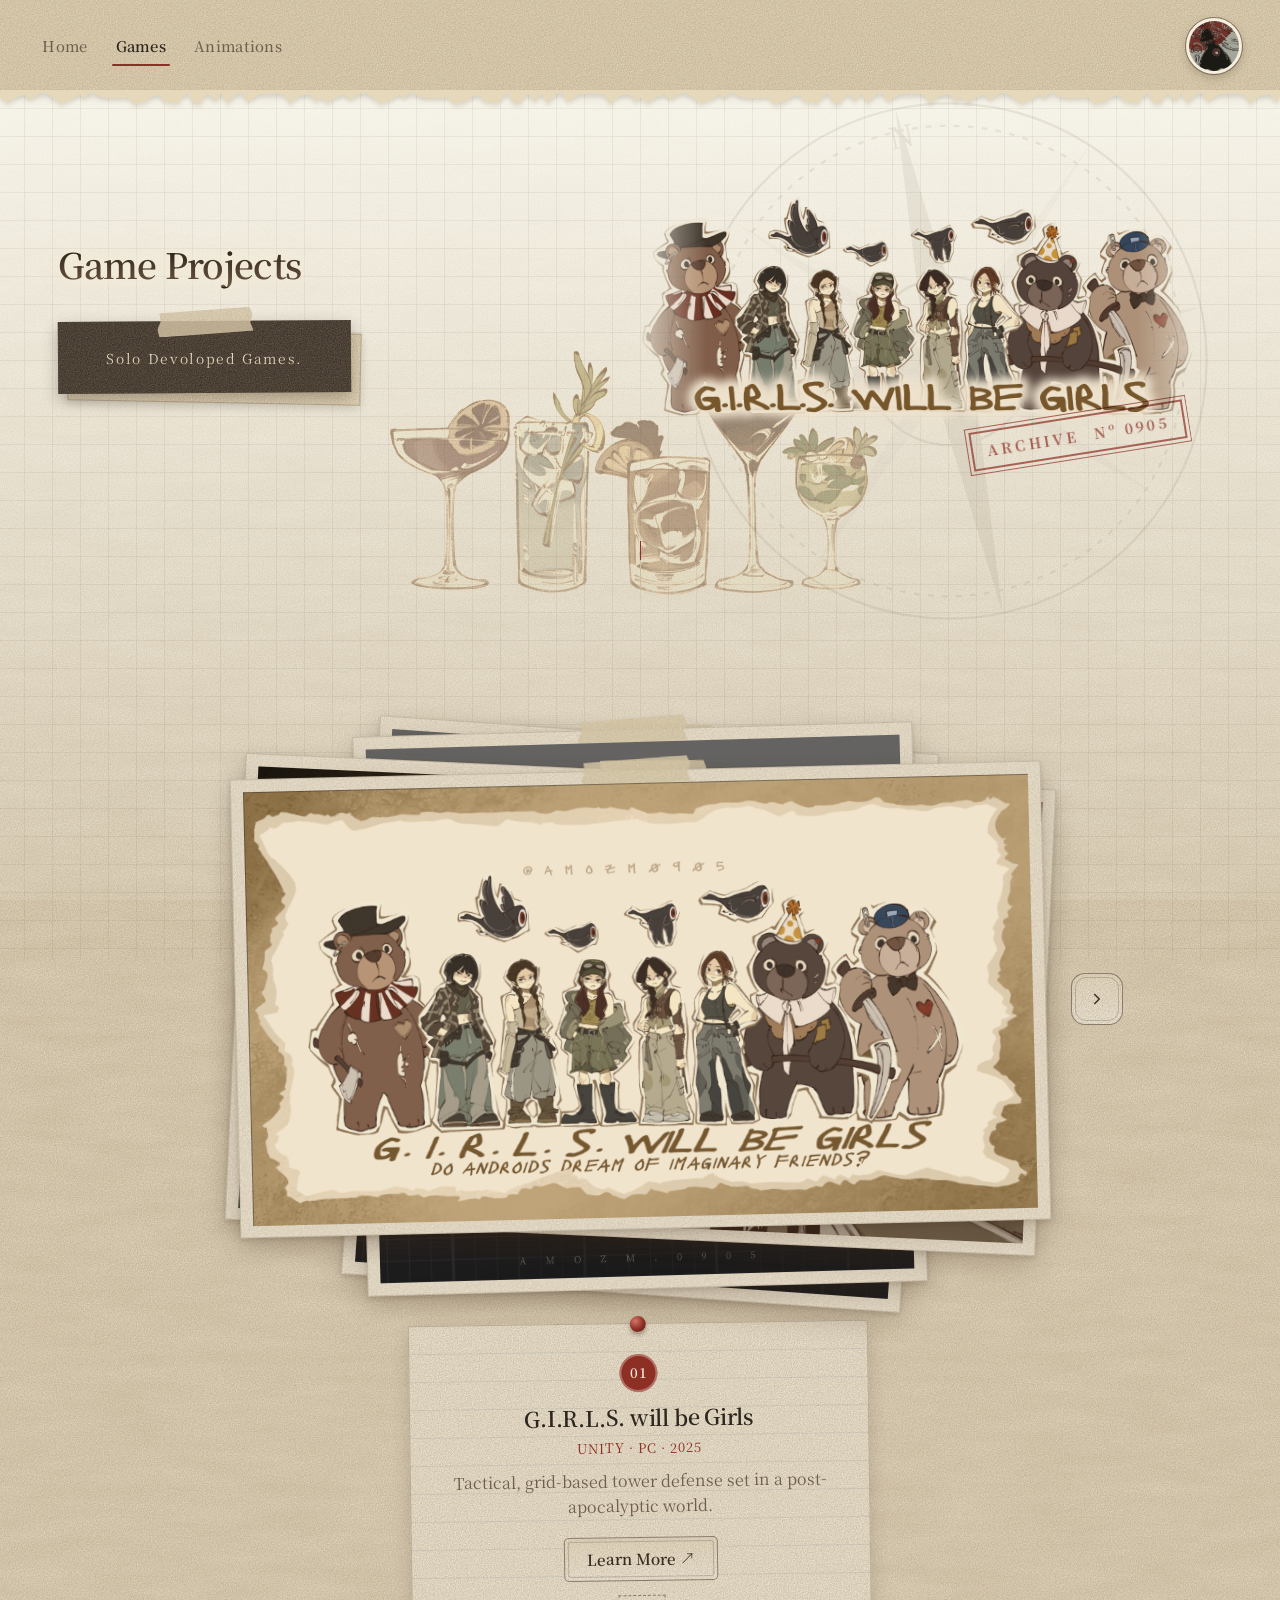
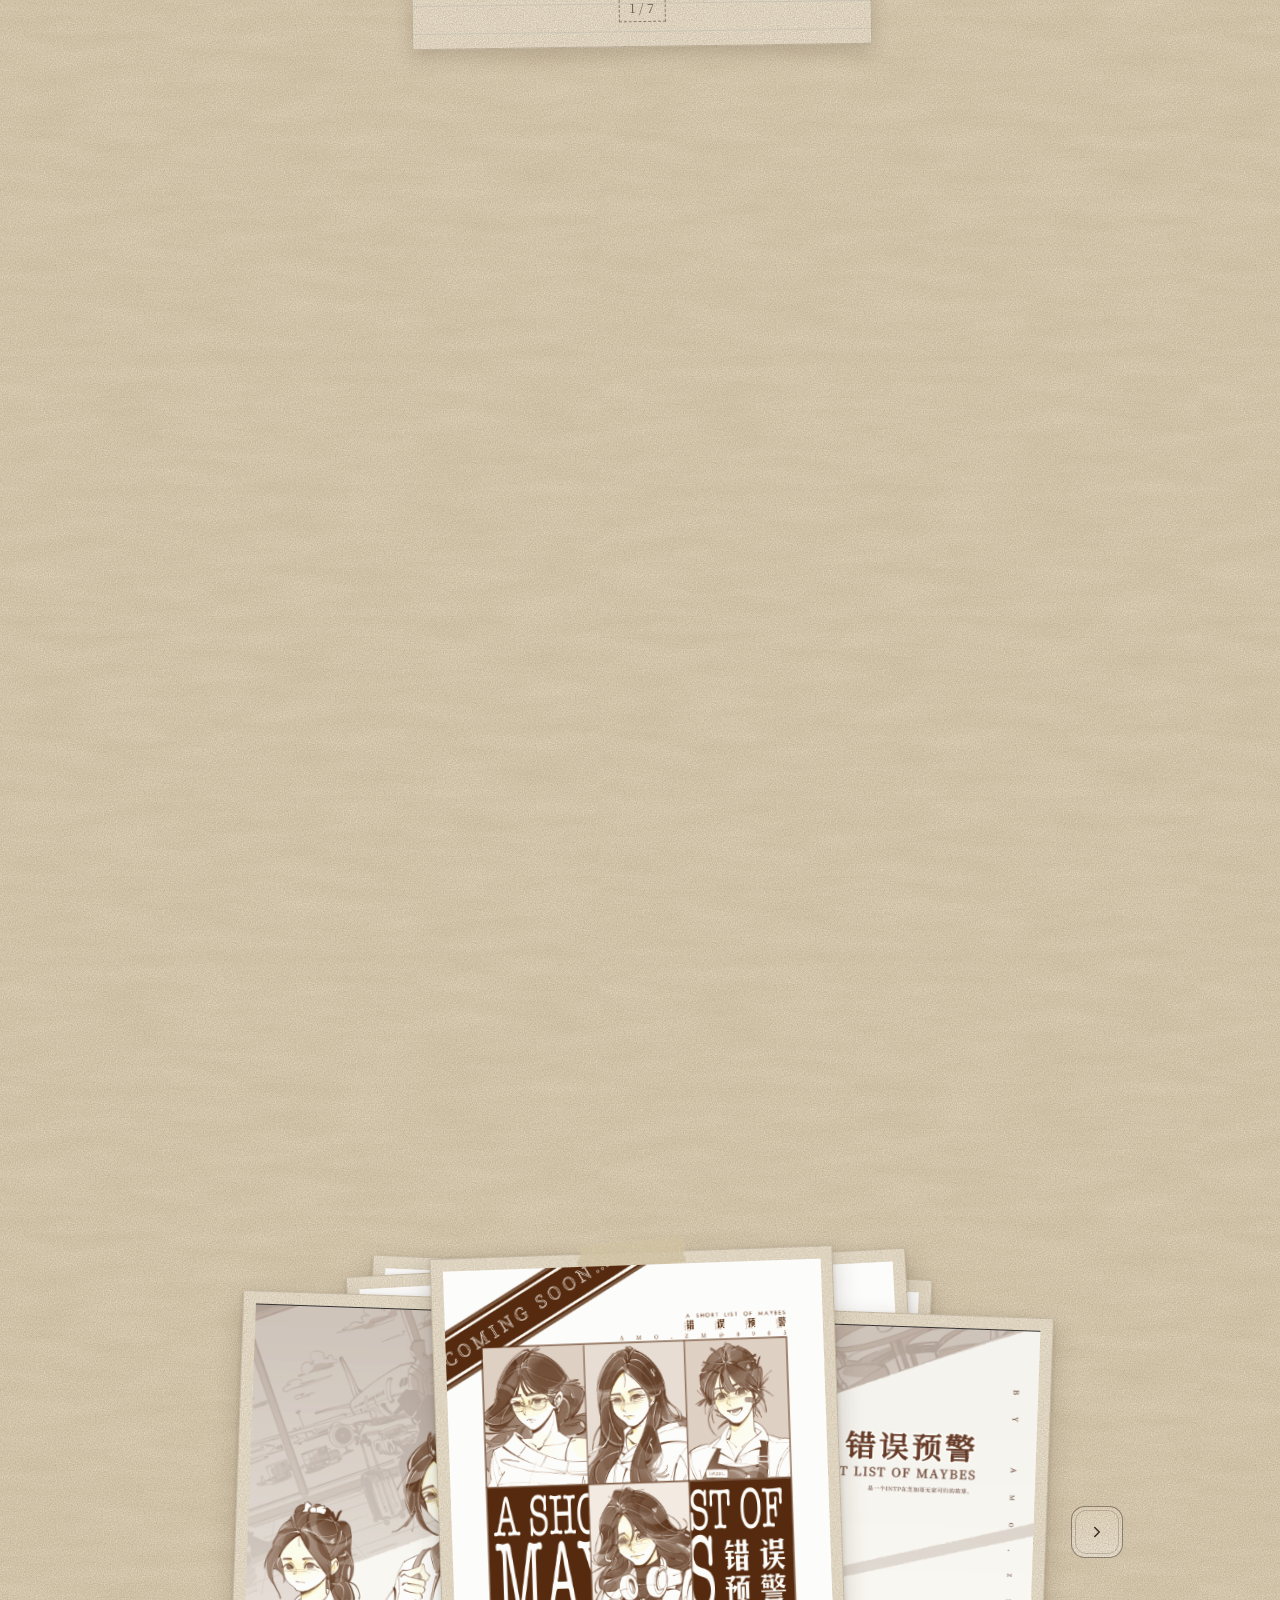
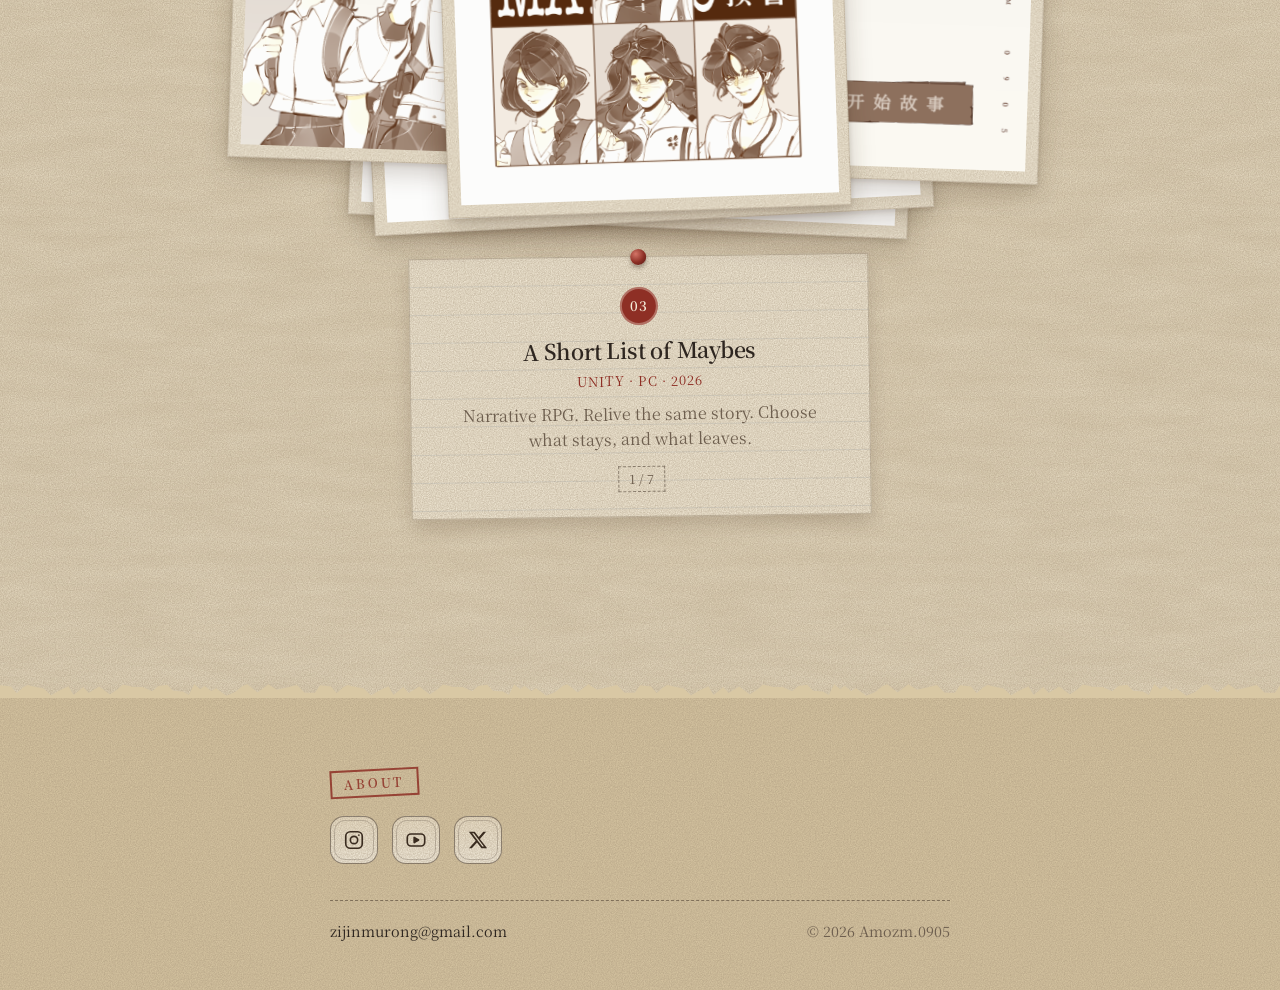
<file: games.html>
<!doctype html>
<html lang="en">
<head>
  <meta charset="utf-8">
  <meta name="viewport" content="width=device-width, initial-scale=1">
  <title>Game Projects</title>
  <link rel="preconnect" href="https://fonts.googleapis.com">
  <link rel="preconnect" href="https://fonts.gstatic.com" crossorigin>
  <link href="https://fonts.googleapis.com/css2?family=Noto+Serif+SC:wght@400;500;600;700&display=swap" rel="stylesheet">
  <link rel="stylesheet" href="style.css">
</head>
<body>

  <!-- ========== TOP BAR — page buttons + profile picture (images/profile.png) ========== -->
  <nav class="top-bar" aria-label="Main">
    <div class="nav-links">
      <a class="nav-btn" href="index.html">Home</a>
      <a class="nav-btn is-active" href="games.html" aria-current="page">Games</a>
      <a class="nav-btn" href="animations.html">Animations</a>
    </div>
    <a class="avatar" href="index.html" aria-label="Home"><img src="images/profile.png" alt="Profile picture"></a>
  </nav>

  <!-- ========== HEADER ========== -->
  <header class="site-header page-header hero">
    <div class="hero-grid">
    <div class="header-inner">
      <h1 class="name">Game Projects</h1>
      <div class="tagline"><span class="tape" aria-hidden="true"></span><p>Solo Devoloped Games.</p></div>
    </div>

    <!-- Right-side picture: replace images/games-hero.png with your own PNG (edges fade into the background) -->
    <div class="hero-art">
      <img src="images/games-hero.png" alt="Featured game artwork">
    </div>
    </div>
    <div class="scroll-hint" aria-hidden="true"><span></span></div>
  </header>

  <!-- ========== GAME STACKS — edit the list in games-data.js ========== -->
  <main id="stacks" class="stacks" aria-label="Game projects"></main>

  <!-- ========== FOOTER — edit your extra info here ========== -->
  <footer class="site-footer">
    <div class="footer-inner">
      <h2>About</h2>
      <div class="social">
        <a class="social-btn" href="https://www.instagram.com/amo.zm" target="_blank" rel="noopener" aria-label="Instagram">
          <svg viewBox="0 0 24 24" fill="none" stroke="currentColor" stroke-width="1.8" stroke-linecap="round" stroke-linejoin="round" aria-hidden="true">
            <rect x="3" y="3" width="18" height="18" rx="5"/><circle cx="12" cy="12" r="4"/><circle cx="17.3" cy="6.7" r="0.9" fill="currentColor" stroke="none"/>
          </svg>
        </a>
        <a class="social-btn" href="https://www.youtube.com/@amozm.0905" target="_blank" rel="noopener" aria-label="YouTube">
          <svg viewBox="0 0 24 24" fill="none" stroke="currentColor" stroke-width="1.8" stroke-linejoin="round" aria-hidden="true">
            <rect x="2.5" y="5.5" width="19" height="13" rx="4"/><path d="M10 9.2v5.6l4.8-2.8z" fill="currentColor"/>
          </svg>
        </a>
        <a class="social-btn" href="https://x.com/amozm0905" target="_blank" rel="noopener" aria-label="X">
          <svg viewBox="0 0 24 24" fill="currentColor" aria-hidden="true">
            <path d="M17.8 3h3.1l-6.8 7.8L22 21h-6.2l-4.9-6.4L5.3 21H2.2l7.3-8.3L2 3h6.4l4.4 5.8L17.8 3zm-1.1 16.2h1.7L7.4 4.7H5.6l11.1 14.5z"/>
          </svg>
        </a>
      </div>
      <div class="footer-meta">
        <a href="mailto:zijinmurong@gmail.com">zijinmurong@gmail.com</a>
        <span>© <span id="year"></span> Amozm.0905</span>
      </div>
    </div>
  </footer>

  <script src="games-data.js"></script>
  <script src="script.js"></script>
</body>
</html>
</file>
<file: style.css>
:root {
  --stack-scale: 0.8;   /* size of the project stacks: 1 = original, 0.8 = 80% */
  --bg: #ffffff;
  --surface: #ffffff;
  --text: #2f352f;
  --muted: #6d766f;
  --line: #e4e7e3;
  --green: #5d7d64;
  --green-soft: #a8bea7;
  --green-pale: #ffffff;
  --card: #ffffff;
  --shadow: 0 10px 28px rgba(40, 50, 42, 0.12), 0 2px 6px rgba(40, 50, 42, 0.07);
}

* { box-sizing: border-box; }

html { scroll-behavior: smooth; }

body {
  margin: 0;
  background: var(--bg);
  color: var(--text);
  /* Source Han Serif (installed locally) or its Google Fonts twin, Noto Serif SC */
  font-family: "Source Han Serif", "Source Han Serif SC", "Noto Serif SC", "Noto Serif CJK SC", serif;
  line-height: 1.6;
  -webkit-font-smoothing: antialiased;
}

a { color: var(--green); text-decoration: none; }
a:hover { text-decoration: underline; text-underline-offset: 3px; }

/* ---------- Top bar ---------- */
.top-bar {
  position: sticky;
  top: 0;
  z-index: 50;
  display: flex;
  align-items: center;
  justify-content: space-between;
  gap: 12px;
  padding: 18px clamp(16px, 3vw, 40px);
}
.nav-links { display: flex; gap: 6px; flex-wrap: wrap; }
.nav-btn {
  padding: 8px 16px;
  border-radius: 999px;
  border: 1px solid transparent;
  color: var(--muted);
  font-size: 0.92rem;
  font-weight: 500;
  transition: background-color 0.2s ease, color 0.2s ease, border-color 0.2s ease;
}
.nav-btn:hover { background: var(--green-pale); color: var(--green); text-decoration: none; }
.nav-btn.is-active { background: var(--surface); border-color: var(--line); color: var(--text); }
.nav-btn:focus-visible, .avatar:focus-visible, .cta-btn:focus-visible, .learn-more:focus-visible { outline: 2px solid var(--green); outline-offset: 2px; }

.avatar {
  flex: none;
  width: 56px;
  height: 56px;
  border-radius: 50%;
  overflow: hidden;
  border: 3px solid var(--card);
  box-shadow: 0 4px 14px rgba(38, 52, 41, 0.15);
  background: var(--green-pale);
}
.avatar img { width: 100%; height: 100%; object-fit: cover; display: block; }

/* ---------- Header ---------- */
.site-header {
  min-height: 78vh;
  display: flex;
  flex-direction: column;
  justify-content: center;
  align-items: center;
  padding: 56px 20px 40px;
  text-align: center;
  position: relative;
}

.header-inner { animation: rise 0.9s cubic-bezier(.2, .7, .2, 1) both; }

.name {
  margin: 0 0 10px;
  font-size: clamp(2.2rem, 6vw, 3.6rem);
  font-weight: 600;
  letter-spacing: -0.02em;
}

.email { display: table; margin: 18px auto 0; font-size: 1.05rem; font-weight: 500; }

.cta-btn {
  display: inline-flex;
  align-items: center;
  gap: 8px;
  margin-top: 8px;
  padding: 11px 24px;
  border-radius: 999px;
  background: var(--green);
  color: #fff;
  font-weight: 500;
  box-shadow: 0 4px 14px rgba(93, 125, 100, 0.25);
  transition: background-color 0.2s ease, transform 0.2s ease;
}
.cta-btn:hover { background: #4f6d56; transform: translateY(-2px); text-decoration: none; }

.page-header { min-height: 58vh; }

.tagline {
  margin: 22px auto 0;
  max-width: 62ch;
  color: var(--muted);
  font-size: 1.05rem;
}
.tagline p { margin: 0 0 14px; }
.tagline p:last-child { margin-bottom: 0; }
.tagline .motto {
  color: var(--green);
  font-weight: 500;
  letter-spacing: 0.02em;
  line-height: 1.7;
}

.scroll-hint {
  position: relative;
  margin-top: 56px;
  width: 1px;
  height: 48px;
  background: var(--line);
  overflow: hidden;
}
.scroll-hint span {
  display: block;
  width: 100%;
  height: 40%;
  background: var(--green);
  animation: drip 1.8s ease-in-out infinite;
}

/* ---------- Stacks ---------- */
.stacks { padding-bottom: 60px; overflow-x: clip; }   /* cards flying out never widen the page */

.stack-section {
  padding: 10vh clamp(16px, 3vw, 56px);
  display: flex;
  flex-direction: column;
  align-items: center;
}

.stack-stage {
  width: 100%;
  display: grid;
  /* Middle column fills the screen width, but never gets taller than the window
     so the whole image stays visible. Change it to 1fr to always use the full width. */
  grid-template-columns: 52px minmax(0, calc((100vh - 140px) * 4 / 3 * var(--stack-scale))) 52px;
  justify-content: center;
  align-items: center;
  gap: clamp(12px, 2vw, 32px);
}

.stack {
  position: relative;
  width: 100%;
  height: 60vh;                      /* replaced by script.js with the tallest picture's height */
  margin: 0 auto;
  touch-action: pan-y;
  outline: none;
}
.stack:focus-visible { outline: 2px solid var(--green-soft); outline-offset: 18px; border-radius: 6px; }

.card {
  position: absolute;                /* size + position set by script.js to match each image's shape */
  left: 0;
  top: 0;
  transition: transform 0.45s cubic-bezier(.2, .8, .2, 1), opacity 0.35s ease;
  will-change: transform;
}
.card.is-top { cursor: pointer; }

.card-inner {
  width: 100%;
  height: 100%;
  padding: clamp(8px, 0.9vw, 16px);
  background: var(--card);
  border: 1px solid rgba(40, 50, 42, 0.08);
  border-radius: 0;
  box-shadow: var(--shadow);
  opacity: 0;
  transform: translateY(90px);
  transition: opacity 0.7s ease, transform 0.9s cubic-bezier(.2, .7, .2, 1);
}

.card img {
  display: block;
  width: 100%;
  height: 100%;
  object-fit: contain;               /* never crop the PNG */
  border-radius: 0;
  user-select: none;
  -webkit-user-drag: none;
}

.stack-section.is-visible .card-inner { opacity: 1; transform: none; }

/* Arrow buttons */
.stack-btn {
  width: 52px;
  height: 52px;
  border-radius: 50%;
  border: 1px solid var(--line);
  background: var(--surface);
  color: var(--green);
  display: grid;
  place-items: center;
  cursor: pointer;
  opacity: 0;
  pointer-events: none;
  transition:
    opacity 0.4s ease var(--d, 0s),
    transform 0.4s ease var(--d, 0s),
    background-color 0.2s ease,
    border-color 0.2s ease;
}
.stack-btn svg { width: 18px; height: 18px; }
.stack-btn:hover { background: var(--green-pale); border-color: var(--green-soft); }
.stack-btn:focus-visible { outline: 2px solid var(--green); outline-offset: 2px; }

.stack-btn.prev { transform: translateX(8px); }
.stack-btn.next { transform: translateX(-8px); }

.stack-section.is-visible .stack-btn.next {
  --d: 0.8s;
  opacity: 1;
  transform: none;
  pointer-events: auto;
}
.stack-section.is-visible .stack-btn.prev:not(.is-hidden) {
  opacity: 1;
  transform: none;
  pointer-events: auto;
}

/* Caption */
.stack-caption {
  margin-top: 44px;
  max-width: 460px;
  text-align: center;
  opacity: 0;
  transform: translateY(20px);
  transition: opacity 0.7s ease 0.4s, transform 0.7s ease 0.4s;
}
.stack-section.is-visible .stack-caption { opacity: 1; transform: none; }

.stack-index {
  font-size: 0.8rem;
  font-weight: 600;
  letter-spacing: 0.12em;
  color: var(--green);
}
.stack-caption h2 {
  margin: 4px 0 2px;
  font-size: 1.35rem;
  font-weight: 600;
  letter-spacing: -0.01em;
}
.stack-meta { margin: 0; font-size: 0.9rem; color: var(--green); }
.stack-desc { margin: 10px 0 0; color: var(--muted); }
.learn-more {
  display: table;
  margin: 18px auto 0;
  padding: 9px 22px;
  border-radius: 999px;
  border: 1px solid var(--green-soft);
  background: var(--surface);
  color: var(--green);
  font-weight: 500;
  font-size: 0.95rem;
  transition: background-color 0.2s ease, color 0.2s ease, border-color 0.2s ease;
}
.learn-more:hover { background: var(--green); border-color: var(--green); color: #fff; text-decoration: none; }
.stack-counter {
  display: inline-block;
  margin-top: 14px;
  padding: 2px 10px;
  border-radius: 999px;
  background: var(--green-pale);
  color: var(--green);
  font-size: 0.8rem;
  font-variant-numeric: tabular-nums;
}

/* ---------- Footer ---------- */
.site-footer {
  background: var(--green-pale);
  border-top: 4px double var(--ink);
  padding: 72px 20px 48px;
}
.footer-inner { max-width: 620px; margin: 0 auto; }
.site-footer h2 {
  margin: 0 0 18px;
  font-size: 0.8rem;
  font-weight: 600;
  letter-spacing: 0.14em;
  text-transform: uppercase;
  color: var(--green);
}
.site-footer p { margin: 0 0 8px; }
.social { display: flex; gap: 14px; }
.social-btn {
  width: 48px;
  height: 48px;
  border-radius: 50%;
  display: grid;
  place-items: center;
  background: var(--surface);
  border: 1px solid var(--line);
  color: var(--green);
  transition: background-color 0.2s ease, border-color 0.2s ease, transform 0.2s ease;
}
.social-btn svg { width: 22px; height: 22px; }
.social-btn:hover { background: var(--card); border-color: var(--green-soft); transform: translateY(-2px); text-decoration: none; }
.social-btn:focus-visible { outline: 2px solid var(--green); outline-offset: 2px; }
.footer-meta {
  margin-top: 36px;
  padding-top: 18px;
  border-top: 1px solid rgba(93, 125, 100, 0.2);
  display: flex;
  flex-wrap: wrap;
  justify-content: space-between;
  gap: 8px;
  font-size: 0.9rem;
  color: var(--muted);
}

/* ---------- Animations ---------- */
@keyframes rise {
  from { opacity: 0; transform: translateY(24px); }
  to   { opacity: 1; transform: none; }
}
@keyframes drip {
  0%   { transform: translateY(-100%); }
  100% { transform: translateY(250%); }
}

/* =====================================================================
   STYLIZED THEME — light sketchbook paper, ink-line buttons, gradient text.
   Change the look here.
   ===================================================================== */
:root {
  --bar-top: #ffffff;          /* top bar */
  --bar-bottom: #ffffff;
  --ink: rgba(63, 86, 70, 0.42);       /* outer line of every button (subtle) */
  --ink-strong: rgba(63, 86, 70, 0.8); /* outer line of the current page's button */
  --ink-soft: rgba(63, 86, 70, 0.18);  /* thin inner line */
  --btn-text: #3f5646;
  --btn-top: #ffffff;          /* button background */
  --btn-bottom: #ffffff;
  --grid-line: rgba(63, 86, 70, 0.07); /* faint grid; set to transparent to remove */
  --grid-size: 28px;
}

/* Background image — fixed, faded, sits behind the grid.
   Swap images/background.png for your own (or change the file name below). */
:root {
  --bg-image: url("images/background.png");
  --bg-image-opacity: 1;       /* overall strength multiplier (0–1) */
  --bg-fade-top: 0.8;          /* image visibility at the top of the screen */
  --bg-fade-bottom: 0.1;       /* image visibility at the bottom of the screen */
}
body::after {
  content: "";
  position: fixed;
  inset: var(--bar-h, 96px) 0 0 0;   /* starts right below the top bar (height measured in script.js) */
  z-index: -2;
  pointer-events: none;
  background: var(--bg-image) center / cover no-repeat;
  opacity: var(--bg-image-opacity);
  -webkit-mask-image: linear-gradient(to bottom, rgba(0, 0, 0, var(--bg-fade-top)), rgba(0, 0, 0, var(--bg-fade-bottom)));
  mask-image: linear-gradient(to bottom, rgba(0, 0, 0, var(--bg-fade-top)), rgba(0, 0, 0, var(--bg-fade-bottom)));
}

/* Background grid — a fixed layer behind the page that script.js nudges with the cursor */
body::before {
  content: "";
  position: fixed;
  inset: -60px;
  z-index: -1;
  pointer-events: none;
  background-image:
    linear-gradient(var(--grid-line) 1px, transparent 1px),
    linear-gradient(90deg, var(--grid-line) 1px, transparent 1px);
  background-size: var(--grid-size) var(--grid-size);
  transform: translate3d(var(--grid-x, 0px), var(--grid-y, 0px), 0);
  will-change: transform;
}
.site-footer { background: #ffffff; position: relative; }   /* solid white, like the top bar, so text stays readable */

/* Top bar */
.top-bar {
  background: linear-gradient(180deg, var(--bar-top), var(--bar-bottom));
  border-bottom: 4px double var(--ink);
  box-shadow: 0 2px 12px rgba(40, 50, 42, 0.05);
}
.nav-links { gap: 10px; }

/* Every button: paper background, sharp corners, bold outer line + thin inner line */
.nav-btn, .cta-btn, .learn-more, .stack-btn, .social-btn {
  position: relative;
  border-radius: 0;
  border: 1.5px solid var(--ink);
  background: linear-gradient(180deg, var(--btn-top), var(--btn-bottom));
  color: var(--btn-text);
  text-decoration: none;
  box-shadow: none;
  transition: transform 0.2s ease, box-shadow 0.2s ease,
              opacity 0.4s ease var(--d, 0s);
}
.nav-btn::after, .cta-btn::after, .learn-more::after, .stack-btn::after, .social-btn::after {
  content: "";
  position: absolute;
  inset: 3px;
  border: 1px solid var(--ink-soft);
  pointer-events: none;
}
/* Hover: lift with a hard pencil-like offset line instead of changing color */
/* Corner rounding: text buttons slightly, icon-only buttons more */
.nav-btn, .cta-btn, .learn-more { border-radius: 5px; }
.nav-btn::after, .cta-btn::after, .learn-more::after { border-radius: 3px; }
.stack-btn, .social-btn { border-radius: 14px; }
.stack-btn::after, .social-btn::after { border-radius: 11px; }
.stack-counter { border-radius: 4px !important; }

.nav-btn:hover, .cta-btn:hover, .learn-more:hover, .stack-btn:hover, .social-btn:hover {
  background: linear-gradient(180deg, var(--btn-top), var(--btn-bottom));
  color: var(--btn-text);
  border-color: var(--ink-strong);
  text-decoration: none;
  transform: translate(-2px, -2px);
  box-shadow: 3px 3px 0 var(--ink-soft);
}

/* Header buttons */
.nav-btn { padding: 8px 18px; letter-spacing: 0.02em; color: #5f6f62; }
.nav-btn.is-active {
  background: var(--bg);
  border-color: var(--ink-strong);
  color: var(--text);
  font-weight: 600;
}
.nav-btn.is-active::after { border-color: var(--ink); }

/* Header tabs: plain text, current page underlined */
.top-bar .nav-btn,
.top-bar .nav-btn:hover,
.top-bar .nav-btn.is-active {
  background: none;
  border: none;
  border-radius: 0;
  box-shadow: none;
  transform: none;
  padding: 8px 4px;
  margin: 0 10px;
  color: #6d766f;
  font-weight: 500;
}
.top-bar .nav-btn::after {
  inset: auto 0 0 0;
  height: 2px;
  border: none;
  border-radius: 1px;
  background: #3f5646;
  transform: scaleX(0);
  transition: transform 0.25s ease;
}
.top-bar .nav-btn:hover { color: #3f5646; }
.top-bar .nav-btn:hover::after { transform: scaleX(0.4); opacity: 0.35; }
.top-bar .nav-btn.is-active { color: #2f352f; font-weight: 600; }
.top-bar .nav-btn.is-active::after { transform: scaleX(1); opacity: 1; }
.top-bar .nav-links { gap: 0; }
.top-bar .nav-links .nav-btn:first-child { margin-left: 0; }

/* Main call-to-action: extra offset line so it reads as the key button */
.cta-btn {
  margin-top: 16px;
  padding: 13px 28px;
  font-weight: 600;
  box-shadow: 4px 4px 0 var(--ink-soft);
}
.cta-btn:hover { box-shadow: 6px 6px 0 var(--ink-soft); }

.learn-more { font-weight: 600; }

/* Avatar ring */
.avatar { border: 2px solid var(--card); box-shadow: 0 0 0 1.5px var(--ink), 0 3px 10px rgba(40, 50, 42, 0.12); }

/* Arrow buttons keep their fade-in timing */
.stack-btn { transition: opacity 0.4s ease var(--d, 0s), transform 0.2s ease, box-shadow 0.2s ease; }
.stack-section.is-visible .stack-btn.next:hover,
.stack-section.is-visible .stack-btn.prev:not(.is-hidden):hover { transform: translate(-2px, -2px); }
.stack-counter { border-radius: 0; border: 1px solid var(--ink-soft); background: var(--btn-bottom); }

/* Gradient header text — each line slightly lighter toward the bottom */
.name, .email, .tagline p, p.tagline {
  -webkit-background-clip: text;
  background-clip: text;
  -webkit-text-fill-color: transparent;
  color: transparent;
}
.name { line-height: 1.3; padding-bottom: 0.12em; background-image: linear-gradient(180deg, #2a332c 15%, #6a7a6c 100%); background-size: 100% 1.3em; }
.email { background-image: linear-gradient(180deg, #4d6a55, #8fac93); }
.email:hover { text-decoration: none; opacity: 0.8; }
.tagline p, p.tagline { background-image: linear-gradient(180deg, #f5f6f2, #c3cbc4); background-size: 100% 1.6em; }   /* light text on the dark sheet */
.tagline .motto { background-image: linear-gradient(180deg, #d4e4d4, #a4bca7); background-size: 100% 1.7em; }

/* Soft white blurred outline around page text (follows the letter shapes, no box).
   Stacked drop-shadows build a feathered halo; tweak --text-glow or the blur sizes. */
:root {
  --text-glow: rgba(255, 255, 255, 0.95);
}
.stack-caption, .name, .email {
  filter:
    drop-shadow(0 0 1px var(--text-glow))
    drop-shadow(0 0 4px var(--text-glow))
    drop-shadow(0 0 10px var(--text-glow));
}

/* Paper stack behind the summary lines only: two sharp rectangles */
:root {
  --paper-top: #2f352f;      /* dark sheet on top (same tone as the text) */
  --paper-bottom: #f2f4f0;   /* light sheet peeking out underneath */
}
.tagline {
  position: relative;
  isolation: isolate;
  width: fit-content;
  max-width: 100%;
  margin: 30px auto 0;
  padding: 26px clamp(22px, 4vw, 48px) 24px;
  letter-spacing: 0.12em;          /* airy, typographic spacing */
  font-size: 0.86rem;
}
.tagline .motto { letter-spacing: 0.22em; }
.tagline::before,
.tagline::after {
  content: "";
  position: absolute;
  inset: 0;
  border-radius: 0;
  pointer-events: none;
}
.tagline::before {                 /* top sheet */
  z-index: -1;
  background: var(--paper-top);
  transform: rotate(-0.4deg);
  box-shadow: 0 1px 3px rgba(40, 50, 42, 0.08);
}
.tagline::after {                  /* bottom sheet, peeking out */
  z-index: -2;
  background: var(--paper-bottom);
  border: 1px solid var(--ink);          /* thin outline so the light sheet reads on the pale background */
  box-shadow: 0 3px 10px rgba(40, 50, 42, 0.12);
  transform: translate(10px, 10px) rotate(1.1deg);
}

/* ---------- Home hero: text on the left, picture on the right ---------- */
.hero { overflow-x: clip; }
.hero-grid {
  width: 100%;
  max-width: 1240px;
  display: grid;
  grid-template-columns: minmax(0, 1.15fr) minmax(0, 0.85fr);
  align-items: center;
  gap: clamp(28px, 5vw, 80px);
  padding: 0 clamp(8px, 3vw, 40px);
}
.hero .header-inner { text-align: left; }
.hero .name { font-size: clamp(2.2rem, 1.2vw, 3.6rem); }
.hero .email { margin: 18px 0 0; }
.hero .tagline { margin: 30px 0 0; }

.hero-art {
  position: relative;
  display: flex;
  justify-content: center;
}
.hero-art img {
  display: block;
  max-width: 100%;
  max-height: 72vh;
  width: auto;
  height: auto;
  border-radius: 0;
  /* Feathered edges: the picture fades out on all four sides so it melts into the background.
     Raise --hero-feather for a softer, wider fade; lower it for crisper edges. */
  --hero-feather: 14%;
  -webkit-mask-image:
    linear-gradient(to right, transparent, #000 var(--hero-feather), #000 calc(100% - var(--hero-feather)), transparent),
    linear-gradient(to bottom, transparent, #000 var(--hero-feather), #000 calc(100% - var(--hero-feather)), transparent);
  -webkit-mask-composite: source-in;
  mask-image:
    linear-gradient(to right, transparent, #000 var(--hero-feather), #000 calc(100% - var(--hero-feather)), transparent),
    linear-gradient(to bottom, transparent, #000 var(--hero-feather), #000 calc(100% - var(--hero-feather)), transparent);
  mask-composite: intersect;
}

@media (max-width: 860px) {
  .hero-grid { grid-template-columns: 1fr; }
  .hero-art img { max-height: 60vh; }
}

/* ---------- Scroll preview (right edge): project thumbnails + sliding dial ---------- */
.scroll-nav {
  position: fixed;
  right: clamp(12px, 2vw, 28px);
  top: 50%;
  z-index: 40;
  display: flex;
  flex-direction: column;
  gap: 12px;
  padding: 6px 0 6px 26px;
  opacity: 0;
  pointer-events: none;
  transform: translate(14px, -50%);
  transition: opacity 0.35s ease, transform 0.35s ease;
}
.scroll-nav.is-shown { opacity: 1; pointer-events: auto; transform: translate(0, -50%); }

.scroll-nav-thumb {
  width: 46px;
  height: 46px;                      /* square: the image is center-cropped to fit */
  padding: 0;
  border: 1px solid var(--ink);
  border-radius: 0;
  background: #fff;
  cursor: pointer;
  opacity: 0.5;
  box-shadow: 0 2px 8px rgba(40, 50, 42, 0.12);
  transition: opacity 0.2s ease, transform 0.25s ease, border-color 0.2s ease;
}
.scroll-nav-thumb img { display: block; width: 100%; height: 100%; object-fit: cover; }
.scroll-nav-thumb:hover { opacity: 0.85; }
.scroll-nav-thumb.is-active { opacity: 1; border-color: var(--text); transform: translateX(-4px); }
.scroll-nav-thumb:focus-visible { outline: 2px solid var(--green); outline-offset: 2px; }

.scroll-nav-track {                 /* faint vertical rail */
  position: absolute;
  left: 6px;
  top: 6px;
  bottom: 6px;
  width: 1px;
  background: var(--ink);
}
.scroll-nav-dial {                  /* the small line that dials to the current project */
  position: absolute;
  left: 6px;
  top: 0;
  width: 14px;
  height: 2px;
  background: var(--text);
  transition: transform 0.45s cubic-bezier(.2, .8, .2, 1);
}

/* Keep the stacks clear of the preview on desktop; hide the preview on phones */
@media (min-width: 761px) {
  body.has-scroll-nav .stack-section { padding-left: 110px; padding-right: 110px; }
}
@media (max-width: 760px) {
  .scroll-nav { display: none; }
}

/* ---------- Small screens ---------- */
@media (max-width: 600px) {
  .tagline { padding: 20px 16px 18px; letter-spacing: 0.08em; }
  .top-bar { padding: 14px 16px; }
  .nav-btn { padding: 7px 12px; font-size: 0.88rem; }
  .avatar { width: 46px; height: 46px; }
  .site-header { padding-top: 40px; }
  .nav-links { gap: 6px; }
  .stack-stage { grid-template-columns: 38px minmax(0, calc((100vw - 108px) * var(--stack-scale))) 38px; gap: 8px; justify-content: center; }
  .stack-btn { width: 38px; height: 38px; }
  .stack-section { padding-left: 16px; padding-right: 16px; }
  .card-inner { padding: 6px; }
}

@media (prefers-reduced-motion: reduce) {
  html { scroll-behavior: auto; }
  .card, .card-inner, .stack-caption, .stack-btn { transition-duration: 0.01s !important; transition-delay: 0s !important; }
  .header-inner, .scroll-hint span { animation: none; }
}


/* =====================================================================
   VINTAGE COLLAGE THEME
   Aged paper, taped photo prints, pinned index cards, red string, stamps,
   torn edges. All textures are generated in code (no image files).
   Everything below overrides the earlier styling; delete this block to go back.
   ===================================================================== */
:root {
  --bg: #eadfc6;              /* aged paper page */
  --surface: #f3ead6;
  --text: #2e2620;            /* sepia-black ink */
  --muted: #6e5f4f;
  --line: #cdbd9c;
  --green: #5f6b47;           /* muted olive accent (kept from the green look) */
  --green-soft: #b5a27e;
  --green-pale: #efe5cf;
  --card: #f6efdd;            /* photo-print border */
  --red: #8e2f25;             /* red string, pins, stamps */
  --shadow: 0 10px 24px rgba(60, 40, 20, 0.22), 0 2px 5px rgba(60, 40, 20, 0.15);

  --ink: rgba(58, 44, 32, 0.5);
  --ink-strong: rgba(46, 38, 32, 0.85);
  --ink-soft: rgba(58, 44, 32, 0.22);
  --btn-text: #3a2c20;
  --btn-top: #efe4cc;
  --btn-bottom: #f8f2e3;
  --grid-line: rgba(90, 70, 45, 0.07);
  --text-glow: rgba(243, 234, 214, 0.95);
  --paper-top: #2e2620;       /* dark card */
  --paper-bottom: #efe3c6;    /* light card underneath */

  --noise: url("data:image/svg+xml,%3Csvg xmlns='http://www.w3.org/2000/svg' width='240' height='240'%3E%3Cfilter id='n'%3E%3CfeTurbulence type='fractalNoise' baseFrequency='0.85' numOctaves='3' stitchTiles='stitch'/%3E%3CfeColorMatrix values='0 0 0 0 0.33  0 0 0 0 0.25  0 0 0 0 0.16  0 0 0 0.55 0'/%3E%3C/filter%3E%3Crect width='100%25' height='100%25' filter='url(%23n)'/%3E%3C/svg%3E");
  --fibers: url("data:image/svg+xml,%3Csvg xmlns='http://www.w3.org/2000/svg' width='600' height='600'%3E%3Cfilter id='f'%3E%3CfeTurbulence type='fractalNoise' baseFrequency='0.012 0.06' numOctaves='4' seed='4'/%3E%3CfeColorMatrix values='0 0 0 0 0.45  0 0 0 0 0.34  0 0 0 0 0.2  0 0 0 0.22 0'/%3E%3C/filter%3E%3Crect width='100%25' height='100%25' filter='url(%23f)'/%3E%3C/svg%3E");
  --bg-image-filter: sepia(0.6) saturate(0.75);   /* warms the background picture to match */
}

/* Paper texture on the whole page */
body {
  background-color: var(--bg);
  background-image: var(--noise), var(--fibers);
  color: var(--text);
}
body::after { filter: var(--bg-image-filter); }

/* ---------- Top bar: a strip of kraft paper with a torn bottom edge ---------- */
.top-bar {
  background: #e6d9bb var(--noise);
  border-bottom: none;
  box-shadow: 0 4px 10px rgba(60, 40, 20, 0.12);
}
.top-bar::after {
  content: "";
  position: absolute;
  left: 0; right: 0; bottom: -14px;
  height: 16px;
  background: url("data:image/svg+xml,%3Csvg xmlns='http://www.w3.org/2000/svg' width='320' height='16' preserveAspectRatio='none'%3E%3Cpath d='M0,0 L320,0 L320.0,7.4 L316.5,12.3 L309.7,4.5 L299.5,5.6 L289.9,13.7 L284.0,4.6 L277.1,3.4 L268.6,3.6 L259.4,4.3 L252.3,8.7 L247.1,11.6 L242.7,3.2 L236.9,3.4 L227.6,13.6 L221.3,3.0 L215.4,11.3 L207.0,2.9 L200.2,13.8 L192.9,12.9 L187.5,2.0 L177.5,13.5 L170.8,12.2 L164.0,11.2 L159.5,5.5 L153.9,5.8 L145.0,12.1 L134.0,14.0 L128.0,7.5 L119.4,8.0 L110.9,8.2 L101.0,7.3 L93.8,2.4 L88.1,4.3 L83.7,8.3 L79.6,3.9 L71.3,9.8 L60.5,13.8 L56.2,10.3 L46.5,3.1 L40.4,3.1 L30.9,9.6 L23.3,4.2 L15.2,8.1 L7.9,13.1 L0.0,7.4 Z' fill='%23e6d9bb'/%3E%3C/svg%3E") repeat-x;
  background-size: 320px 16px;
  filter: drop-shadow(0 3px 2px rgba(60, 40, 20, 0.12));
  pointer-events: none;
}
.top-bar .nav-btn, .top-bar .nav-btn:hover, .top-bar .nav-btn.is-active { color: var(--muted); }
.top-bar .nav-btn:hover { color: var(--text); }
.top-bar .nav-btn.is-active { color: var(--text); }
.top-bar .nav-btn::after { background: var(--red); height: 2px; }     /* red-pencil underline */
.avatar { border: 3px solid var(--card); box-shadow: 0 0 0 1px var(--ink), 0 4px 10px rgba(60, 40, 20, 0.25); }

/* ---------- Hero ---------- */
.hero { position: relative; }
.hero::before {                      /* faint compass watermark, like an old map */
  content: "";
  position: absolute;
  width: min(46vw, 560px);
  aspect-ratio: 1;
  right: 4%;
  top: 50%;
  transform: translateY(-50%) rotate(-12deg);
  background: url("data:image/svg+xml,%3Csvg xmlns='http://www.w3.org/2000/svg' viewBox='0 0 200 200'%3E%3Cg fill='none' stroke='%235a4632' stroke-width='0.8'%3E%3Ccircle cx='100' cy='100' r='92'/%3E%3Ccircle cx='100' cy='100' r='84' stroke-dasharray='2 3'/%3E%3Ccircle cx='100' cy='100' r='30'/%3E%3C/g%3E%3Cg fill='%235a4632'%3E%3Cpath d='M100 8 L108 100 L100 192 L92 100 Z' opacity='0.8'/%3E%3Cpath d='M8 100 L100 92 L192 100 L100 108 Z' opacity='0.5'/%3E%3Cpath d='M35 35 L103 97 L165 165 L97 103 Z' opacity='0.25'/%3E%3Cpath d='M165 35 L103 103 L35 165 L97 97 Z' opacity='0.25'/%3E%3C/g%3E%3Ctext x='100' y='22' font-size='12' text-anchor='middle' fill='%235a4632' font-family='serif'%3EN%3C/text%3E%3C/svg%3E") center / contain no-repeat;
  opacity: 0.09;
  pointer-events: none;
  z-index: 0;
}
.hero-grid { position: relative; z-index: 1; }
.name { background-image: linear-gradient(180deg, #2a2019 15%, #6d5a46 100%); }
.email { background-image: linear-gradient(180deg, #6b3a2c, #9a6a52); }

/* Tape strips (used on the summary card and photo prints) */
.tape {
  position: absolute;
  z-index: 3;
  width: 96px;
  height: 26px;
  background: rgba(233, 220, 186, 0.78) var(--noise);
  box-shadow: 0 1px 2px rgba(60, 40, 20, 0.2);
  clip-path: polygon(3% 8%, 97% 0, 100% 30%, 97% 60%, 100% 92%, 2% 100%, 0 70%, 4% 40%);
  pointer-events: none;
}
.tagline .tape { top: -12px; left: 50%; transform: translateX(-50%) rotate(-3deg); }

/* Summary card: dark card on a light one, with paper grain */
.tagline::before { background: var(--paper-top) var(--noise); box-shadow: 0 6px 16px rgba(40, 25, 15, 0.3); }
.tagline::after { background: var(--paper-bottom) var(--noise); border: 1px solid var(--ink-soft); }
.tagline p, p.tagline { background-image: linear-gradient(180deg, #f3ead6, #c9b99c); }
.tagline .motto { background-image: linear-gradient(180deg, #e8c9a4, #c0906c); }

/* Buttons: paper tags with a punched hole */
.cta-btn { padding-left: 38px; box-shadow: 4px 4px 0 var(--ink-soft); }
.cta-btn::before {
  content: "";
  position: absolute;
  left: 14px; top: 50%;
  width: 9px; height: 9px;
  margin-top: -4.5px;
  border-radius: 50%;
  background: var(--bg);
  box-shadow: inset 0 1px 2px rgba(60, 40, 20, 0.45);
}
.nav-btn, .cta-btn, .learn-more, .stack-btn, .social-btn { background-image: var(--noise), linear-gradient(180deg, var(--btn-top), var(--btn-bottom)); }

.scroll-hint { background: var(--line); }
.scroll-hint span { background: var(--red); }

/* ---------- Project stacks: taped photo prints ---------- */
.card-inner {
  background: var(--card) var(--noise);
  border: 1px solid rgba(90, 70, 45, 0.18);
  box-shadow: var(--shadow);
  position: relative;
}
.card img { filter: sepia(0.08) contrast(0.98); }
.card-inner::before {                 /* tape across the top of each print */
  content: "";
  position: absolute;
  top: -13px; left: 50%;
  width: 110px; height: 28px;
  transform: translateX(-50%) rotate(-2deg);
  background: rgba(233, 220, 186, 0.8) var(--noise);
  box-shadow: 0 1px 2px rgba(60, 40, 20, 0.2);
  clip-path: polygon(3% 8%, 97% 0, 100% 30%, 97% 60%, 100% 92%, 2% 100%, 0 70%, 4% 40%);
}

/* Caption: a pinned index card */
.stack-caption {
  filter: none;
  background: #f4ecd9 var(--noise);
  border: 1px solid rgba(90, 70, 45, 0.25);
  box-shadow: 0 8px 18px rgba(60, 40, 20, 0.18);
  padding: 30px 34px 24px;
  transform: rotate(-0.8deg) translateY(20px);
  position: relative;
  background-image:
    var(--noise),
    repeating-linear-gradient(180deg, transparent 0 27px, rgba(80, 110, 150, 0.14) 27px 28px);  /* ruled lines */
}
.stack-section.is-visible .stack-caption { transform: rotate(-0.8deg); }
.stack-section:nth-child(even) .stack-caption,
.stack-section.is-visible:nth-child(even) .stack-caption { transform: rotate(0.9deg); }
.stack-caption::before {              /* push pin */
  content: "";
  position: absolute;
  top: -8px; left: 50%;
  width: 16px; height: 16px;
  margin-left: -8px;
  border-radius: 50%;
  background: radial-gradient(circle at 35% 30%, #d9786a, var(--red) 55%, #4d1812);
  box-shadow: 0 3px 4px rgba(40, 20, 10, 0.35);
}
.stack-index {                        /* red stamp number */
  display: inline-grid;
  place-items: center;
  width: 38px; height: 38px;
  border-radius: 50%;
  background: var(--red);
  color: #f4ecd9;
  font-size: 0.85rem;
  letter-spacing: 0.04em;
  box-shadow: inset 0 0 0 2px rgba(244, 236, 217, 0.35);
}
.stack-caption h2 { color: var(--text); margin-top: 8px; }
.stack-meta { color: var(--red); letter-spacing: 0.08em; font-size: 0.82rem; text-transform: uppercase; }
.stack-desc { color: var(--muted); }
.stack-counter { background: transparent; border: 1px dashed var(--ink); color: var(--muted); border-radius: 0 !important; }

/* ---------- Scroll preview: mini polaroids on a red string ---------- */
.scroll-nav-thumb {
  width: 50px; height: 58px;
  padding: 4px 4px 12px;
  background: var(--card) var(--noise);
  border: 1px solid rgba(90, 70, 45, 0.25);
  box-shadow: 0 3px 8px rgba(60, 40, 20, 0.2);
}
.scroll-nav-thumb:nth-child(odd) { transform: rotate(-3deg); }
.scroll-nav-thumb:nth-child(even) { transform: rotate(2.5deg); }
.scroll-nav-thumb.is-active { transform: translateX(-5px) rotate(0deg) scale(1.06); border-color: var(--ink-strong); }
.scroll-nav-thumb img { height: 40px; }
.scroll-nav-track { width: 1.5px; background: var(--red); opacity: 0.75; }
.scroll-nav-dial { background: var(--red); height: 2px; width: 16px; }
.scroll-nav-dial::after {              /* pin head at the end of the dial */
  content: "";
  position: absolute;
  left: -5px; top: -4px;
  width: 10px; height: 10px;
  border-radius: 50%;
  background: radial-gradient(circle at 35% 30%, #d9786a, var(--red) 55%, #4d1812);
  box-shadow: 0 2px 3px rgba(40, 20, 10, 0.35);
}

/* ---------- Footer: kraft paper with a torn top edge ---------- */
.site-footer {
  background: #d9c8a4 var(--noise);
  border-top: none;
  margin-top: 30px;
}
.site-footer::before {
  content: "";
  position: absolute;
  left: 0; right: 0; top: -15px;
  height: 16px;
  background: url("data:image/svg+xml,%3Csvg xmlns='http://www.w3.org/2000/svg' width='320' height='16' preserveAspectRatio='none'%3E%3Cpath d='M0,3.2 L0.0,3.2 L10.9,4.6 L16.7,11.3 L23.0,5.6 L27.5,3.1 L35.6,4.9 L43.8,6.5 L51.0,13.5 L58.4,8.9 L68.5,4.2 L73.5,12.9 L83.3,5.0 L88.6,10.9 L99.2,4.4 L109.8,12.6 L118.1,7.1 L122.8,2.5 L133.5,4.9 L142.5,5.1 L152.2,9.2 L158.3,4.1 L167.3,2.8 L172.9,8.7 L182.9,9.4 L188.8,13.0 L194.3,2.2 L200.2,7.3 L204.6,4.1 L211.2,8.9 L216.1,6.3 L226.3,13.8 L234.9,10.3 L243.0,3.7 L247.2,2.2 L257.6,10.4 L268.4,2.3 L276.8,7.8 L285.9,5.8 L296.9,2.9 L304.7,10.8 L315.0,10.8 L320.0,3.2 L320,16 L0,16 Z' fill='%23d9c8a4'/%3E%3C/svg%3E") repeat-x;
  background-size: 320px 16px;
}
.site-footer h2 {                      /* rubber-stamp heading */
  display: inline-block;
  color: var(--red);
  border: 2px solid var(--red);
  padding: 2px 12px;
  transform: rotate(-3deg);
  opacity: 0.85;
  letter-spacing: 0.22em;
}
.footer-meta { color: var(--muted); border-top: 1px dashed var(--ink); }
.footer-meta a { color: var(--text); }

@media (max-width: 600px) {
  .stack-caption { padding: 26px 18px 20px; }
  .hero::before { width: 80vw; right: -20%; top: 70%; }
}

/* Rubber stamp over the hero picture (edit the text in "content" below) */
.hero-art::after {
  content: "ARCHIVE  Nº 0905";
  position: absolute;
  right: 6%;
  bottom: 9%;
  padding: 6px 14px;
  border: 2.5px solid var(--red);
  outline: 1px solid var(--red);
  outline-offset: 3px;
  color: var(--red);
  font-weight: 700;
  font-size: 0.9rem;
  letter-spacing: 0.22em;
  white-space: pre;
  transform: rotate(-9deg);
  opacity: 0.72;
  mix-blend-mode: multiply;
  pointer-events: none;
}


/* ---------- Animations page: YouTube video in a taped photo-print frame ---------- */
.video-print {
  position: relative;
  width: min(100%, calc((100vh - 260px) * 16 / 9 * var(--stack-scale, 1)), 980px);
  padding: clamp(8px, 1vw, 16px);
  background: var(--card) var(--noise);
  border: 1px solid rgba(90, 70, 45, 0.18);
  box-shadow: var(--shadow);
  opacity: 0;
  transform: translateY(60px);
  transition: opacity 0.7s ease, transform 0.9s cubic-bezier(.2, .7, .2, 1);
}
.video-section.is-visible .video-print { opacity: 1; transform: none; }
.video-print::before {                 /* tape strips on the corners */
  content: "";
  position: absolute;
  top: -12px; left: -18px;
  width: 110px; height: 28px;
  transform: rotate(-24deg);
  background: rgba(233, 220, 186, 0.8) var(--noise);
  box-shadow: 0 1px 2px rgba(60, 40, 20, 0.2);
  clip-path: polygon(3% 8%, 97% 0, 100% 30%, 97% 60%, 100% 92%, 2% 100%, 0 70%, 4% 40%);
  z-index: 2;
}
.video-print::after {
  content: "";
  position: absolute;
  bottom: -12px; right: -18px;
  width: 110px; height: 28px;
  transform: rotate(-24deg);
  background: rgba(233, 220, 186, 0.8) var(--noise);
  box-shadow: 0 1px 2px rgba(60, 40, 20, 0.2);
  clip-path: polygon(3% 8%, 97% 0, 100% 30%, 97% 60%, 100% 92%, 2% 100%, 0 70%, 4% 40%);
  z-index: 2;
}
.video-frame {
  position: relative;
  aspect-ratio: 16 / 9;
  background: #1e1914;
}
.video-frame iframe {
  position: absolute;
  inset: 0;
  width: 100%;
  height: 100%;
  border: 0;
  display: block;
}
.video-empty {
  position: absolute;
  inset: 0;
  display: grid;
  place-items: center;
  padding: 20px;
  text-align: center;
  color: #d9ccb2;
  letter-spacing: 0.06em;
  font-size: 0.95rem;
}
.video-section .stack-caption { margin-top: 48px; }

/* Click-to-play video thumbnail */
.video-facade {
  position: absolute;
  inset: 0;
  width: 100%;
  height: 100%;
  padding: 0;
  border: 0;
  background: #1e1914;
  cursor: pointer;
  display: block;
}
.video-facade img { width: 100%; height: 100%; object-fit: cover; display: block; filter: sepia(0.15); transition: filter 0.3s ease; }
.video-facade:hover img { filter: sepia(0) brightness(1.05); }
.video-play {                          /* round red "play" stamp */
  position: absolute;
  left: 50%; top: 50%;
  width: 74px; height: 74px;
  margin: -37px 0 0 -37px;
  border-radius: 50%;
  background: var(--red, #8e2f25);
  box-shadow: 0 0 0 4px rgba(244, 236, 217, 0.55), 0 6px 18px rgba(0, 0, 0, 0.35);
  transition: transform 0.2s ease;
}
.video-play::after {
  content: "";
  position: absolute;
  left: 29px; top: 22px;
  border-style: solid;
  border-width: 15px 0 15px 24px;
  border-color: transparent transparent transparent #f4ecd9;
}
.video-facade:hover .video-play { transform: scale(1.08); }
.video-facade:focus-visible { outline: 3px solid var(--red, #8e2f25); outline-offset: 3px; }


/* Home hero: several pictures stacked in the same spot, cross-fading */
.hero-art { display: grid; place-items: center; }
.hero-art img {
  grid-area: 1 / 1;
  transition: opacity 1.4s ease;
}
.hero-art img:not(:first-child),
.hero-art.is-rotating img { opacity: 0; }   /* extra pictures start hidden (no flash on load) */
.hero-art.is-rotating img.is-active { opacity: 1; }

/* Games + Animations pages: header picture size — change these two numbers.
   --page-hero-height: tallest the picture may be (Home uses 72vh).
   --page-hero-column: share of the width the picture side gets (1fr = half the page, 1.4fr = bigger). */
.page-header.hero {
  --page-hero-height: 72vh;
  --page-hero-column: 1.2fr;
}
.page-header.hero .hero-grid { grid-template-columns: minmax(0, 1fr) minmax(0, var(--page-hero-column)); }
.page-header.hero .hero-art img { max-height: var(--page-hero-height); }
@media (max-width: 860px) {
  .page-header.hero .hero-grid { grid-template-columns: 1fr; }
  .page-header.hero .hero-art img { max-height: 48vh; }
}
</file>
